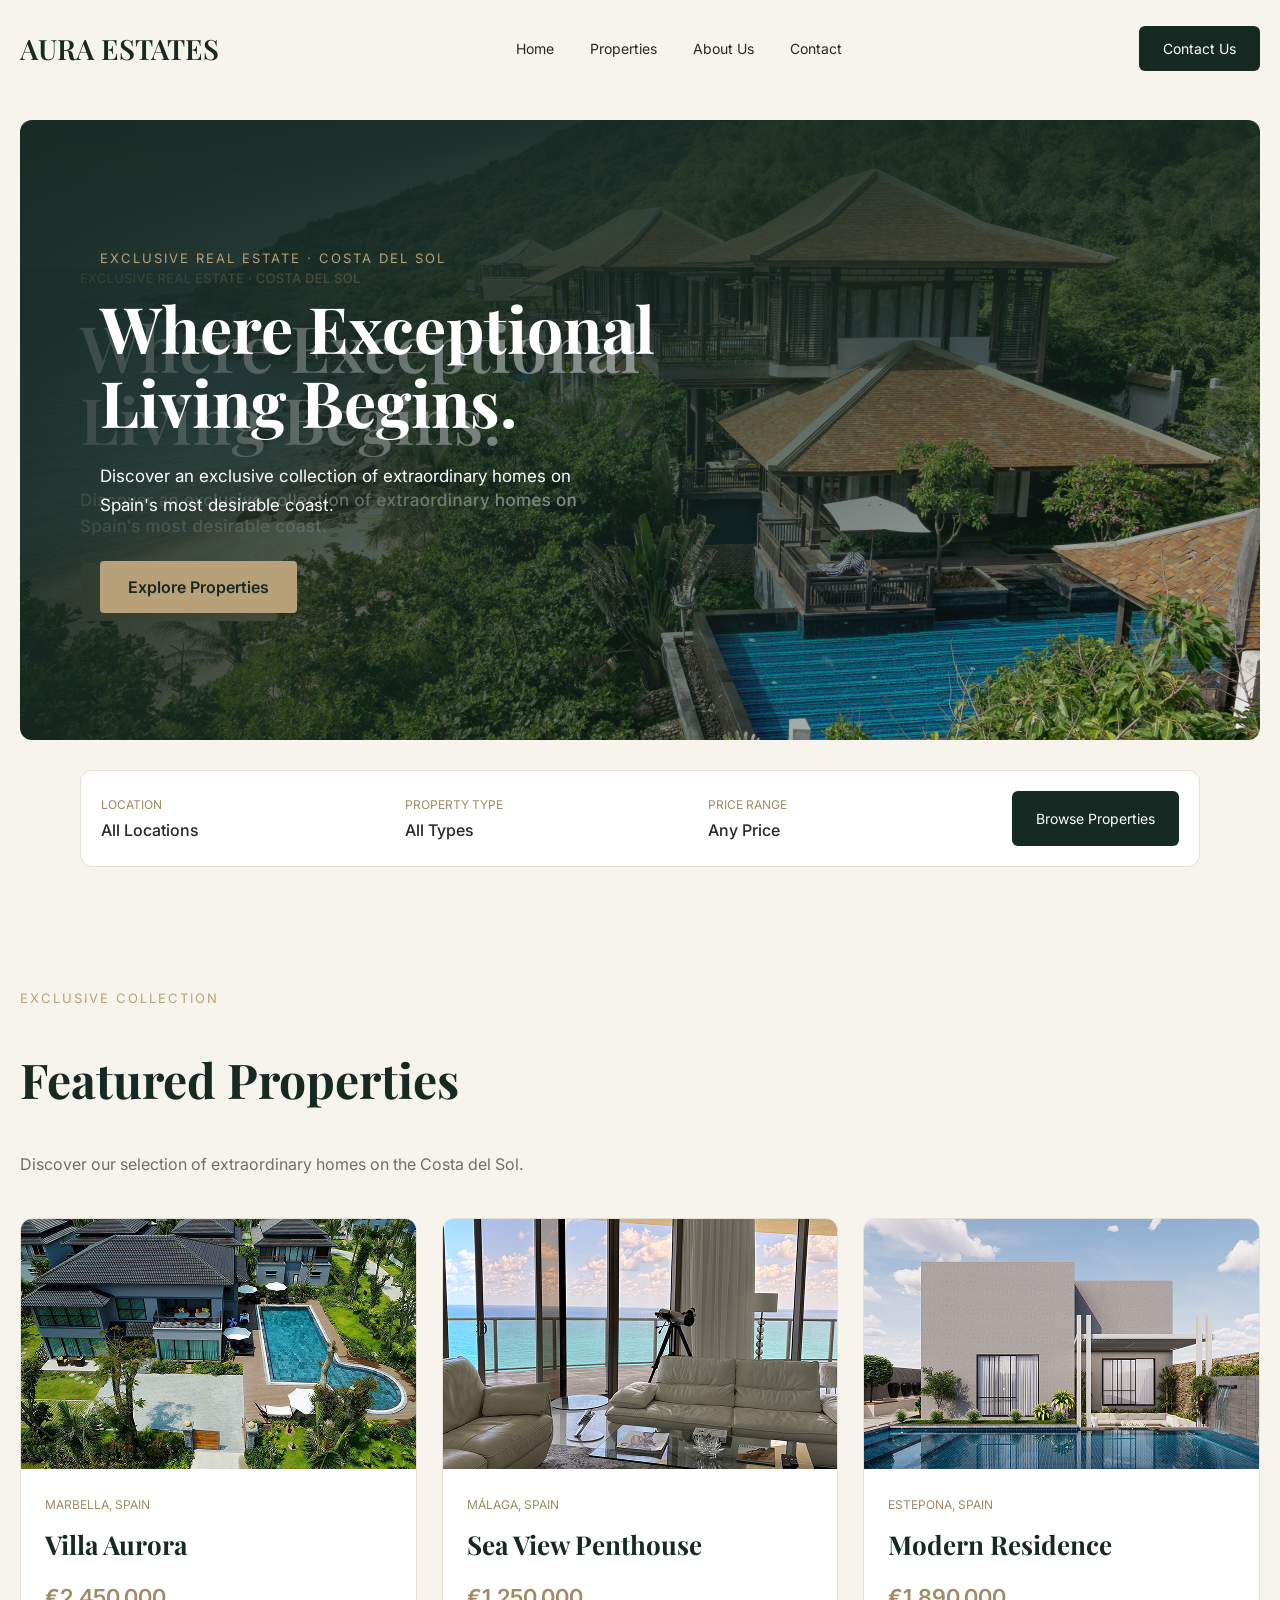
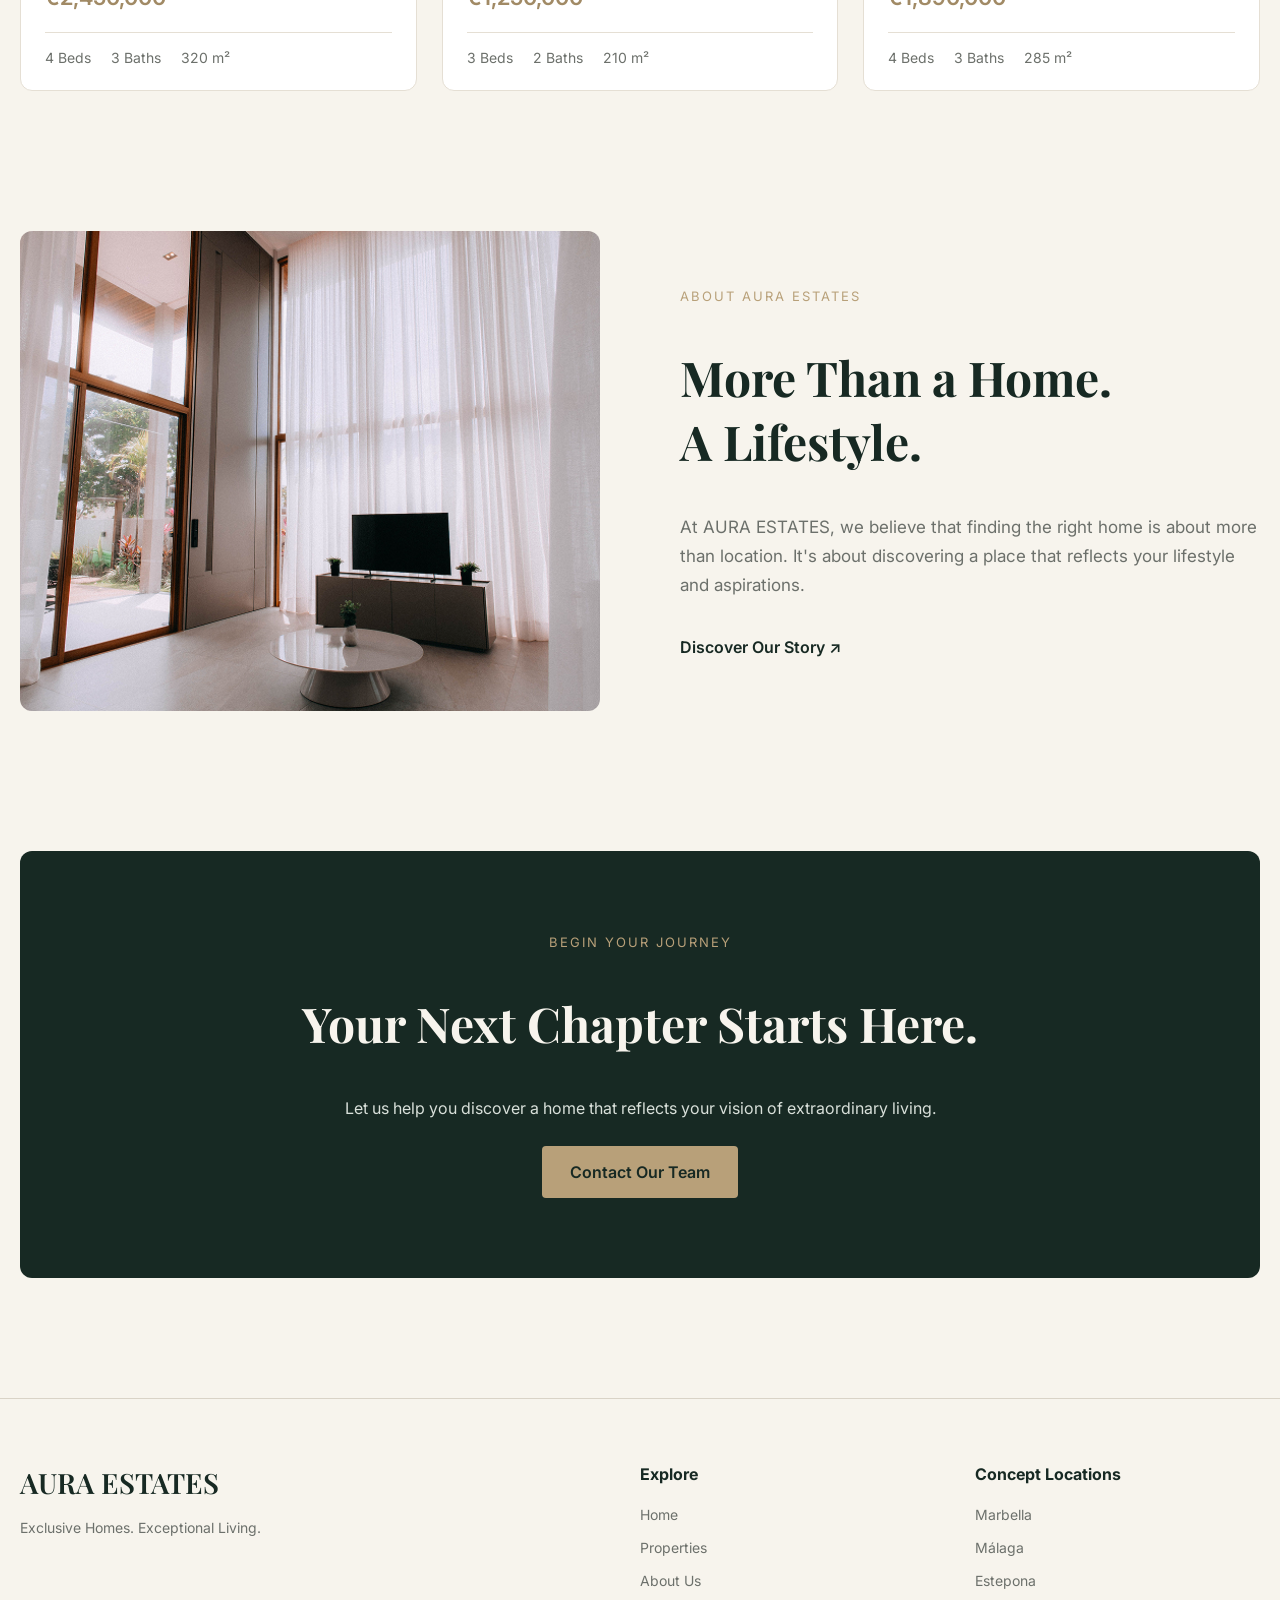
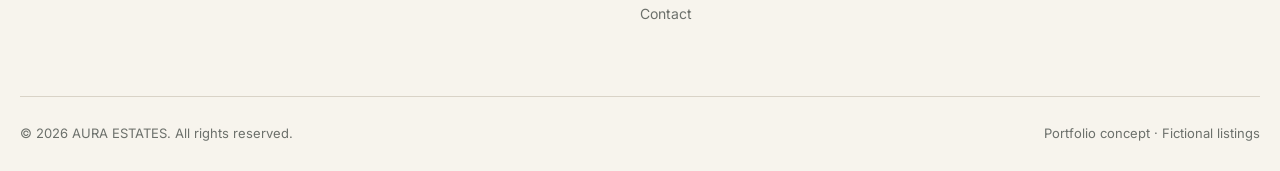
<file: index.html>
<!DOCTYPE html>
<html lang="en">
<head>
  <meta charset="UTF-8">
  <meta name="viewport" content="width=device-width, initial-scale=1.0">

  <title>AURA ESTATES | Premium Real Estate</title>
  <meta name="description" content="Explore a collection of luxury properties on the Costa del Sol. AURA ESTATES portfolio concept.">

  <link rel="stylesheet" href="style.css">
  <script src="script.js" defer></script>
</head>
<body>

  <header class="header">
    <div class="container header-content">

      <a href="index.html" class="logo">AURA ESTATES</a>

      <nav class="nav" id="main-nav">
        <a href="index.html">Home</a>
        <a href="properties.html">Properties</a>
        <a href="#about">About Us</a>
        <a href="contact.html">Contact</a>
      </nav>

      <a href="contact.html" class="header-btn">Contact Us</a>

      <button class="menu-toggle"
              type="button"
              aria-label="Open menu"
              aria-expanded="false"
              aria-controls="main-nav">
        ☰
      </button>

    </div>
  </header>

  <main>
    <section class="hero container">
      <div class="hero-content">

        <span class="eyebrow">
          EXCLUSIVE REAL ESTATE · COSTA DEL SOL
        </span>

        <h1>Where Exceptional<br>Living Begins.</h1>

        <p>
          Discover an exclusive collection of extraordinary
          homes on Spain's most desirable coast.
        </p>

        <a href="properties.html" class="primary-btn">
          Explore Properties
        </a>

      </div>
    </section>

<!-- PROPERTY SEARCH PREVIEW -->
<section class="search-bar container">
  <div class="search-field">
    <span>LOCATION</span>
    <strong>All Locations</strong>
  </div>

  <div class="search-field">
    <span>PROPERTY TYPE</span>
    <strong>All Types</strong>
  </div>

  <div class="search-field">
    <span>PRICE RANGE</span>
    <strong>Any Price</strong>
  </div>

  <a href="properties.html" class="search-btn">
    Browse Properties
  </a>
</section>

<!-- FEATURED PROPERTIES -->
<section class="featured container" id="properties">
  <div class="section-heading">
    <span class="eyebrow">EXCLUSIVE COLLECTION</span>
    <h2>Featured Properties</h2>
    <p>
      Discover our selection of extraordinary homes
      on the Costa del Sol.
    </p>
  </div>

  <div class="property-grid">

    <article class="property-card">
      <img src="assets/villa-aurora.jpg"
           alt="Villa Aurora exterior with pool">

      <div class="property-info">
        <span>MARBELLA, SPAIN</span>
        <h3>Villa Aurora</h3>
        <p class="price">€2,450,000</p>
        <div class="property-features">
          <span>4 Beds</span>
          <span>3 Baths</span>
          <span>320 m²</span>
        </div>
      </div>
    </article>

    <article class="property-card">
      <img src="assets/sea-view-penthouse.jpg"
           alt="Sea View Penthouse interior">

      <div class="property-info">
        <span>MÁLAGA, SPAIN</span>
        <h3>Sea View Penthouse</h3>
        <p class="price">€1,250,000</p>
        <div class="property-features">
          <span>3 Beds</span>
          <span>2 Baths</span>
          <span>210 m²</span>
        </div>
      </div>
    </article>

    <article class="property-card">
      <img src="assets/modern-residence.jpg"
           alt="Modern Residence with pool">

      <div class="property-info">
        <span>ESTEPONA, SPAIN</span>
        <h3>Modern Residence</h3>
        <p class="price">€1,890,000</p>
        <div class="property-features">
          <span>4 Beds</span>
          <span>3 Baths</span>
          <span>285 m²</span>
        </div>
      </div>
    </article>

  </div>
</section>

<!-- ABOUT -->
<section class="about container" id="about">
  <div class="about-image">
    <img src="assets/about-interior.jpg"
         alt="Elegant modern residential interior">
  </div>

  <div class="about-content">
    <span class="eyebrow">ABOUT AURA ESTATES</span>
    <h2>More Than a Home.<br>A Lifestyle.</h2>

    <p>
      At AURA ESTATES, we believe that finding the
      right home is about more than location.
      It's about discovering a place that reflects
      your lifestyle and aspirations.
    </p>

    <a href="contact.html" class="text-link">
      Discover Our Story ↗
    </a>
  </div>
</section>

<!-- CONTACT CTA -->
<section class="contact-cta container">
  <span class="eyebrow">BEGIN YOUR JOURNEY</span>
  <h2>Your Next Chapter Starts Here.</h2>
  <p>
    Let us help you discover a home that reflects
    your vision of extraordinary living.
  </p>

  <a href="contact.html" class="primary-btn">
    Contact Our Team
  </a>
</section>

  </main>

  <footer class="footer">
    <div class="container">
      <p>AURA ESTATES — Portfolio Concept</p>
      <p>Fictional properties · Demonstration website</p>
    </div>
  </footer>

</body>
</html>
</file>
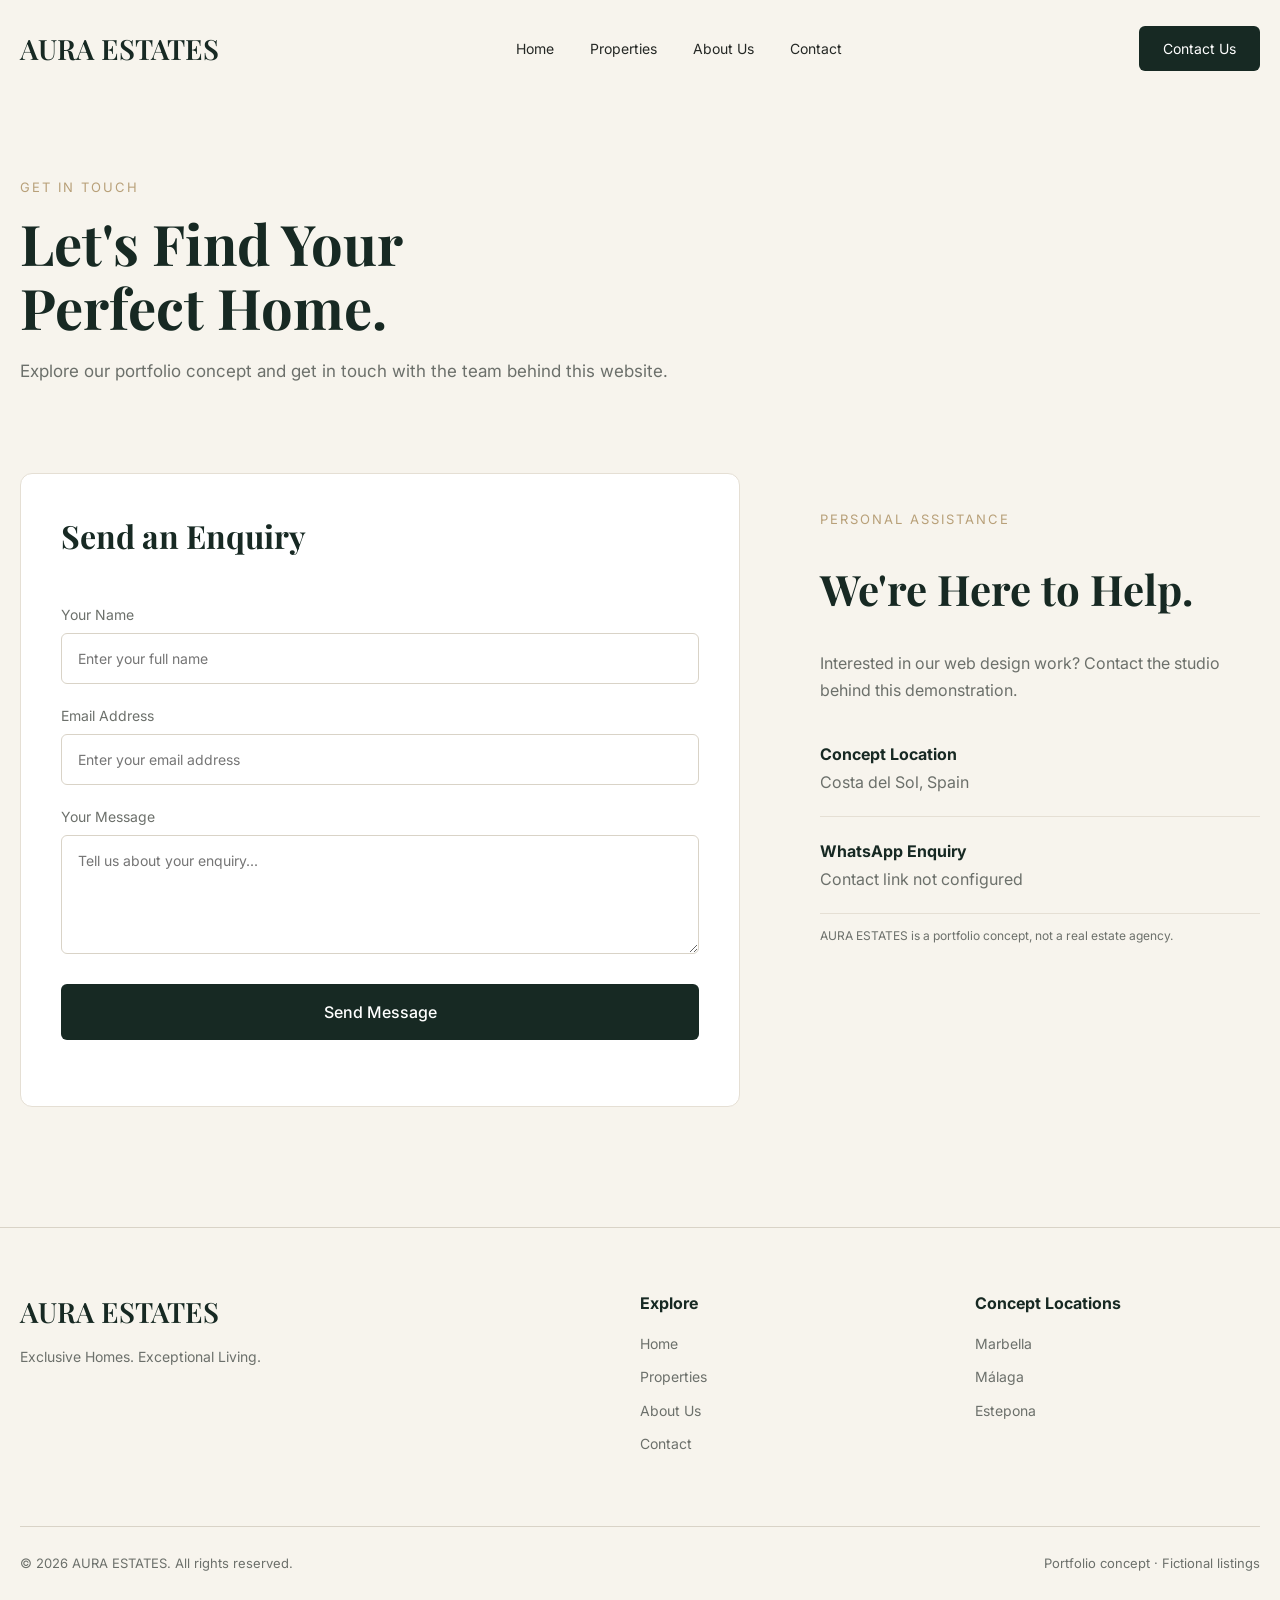
<file: contact.html>
<!DOCTYPE html>
<html lang="en">
<head>
  <meta charset="UTF-8">
  <meta name="viewport" content="width=device-width, initial-scale=1.0">
  <meta name="description" content="Contact AURA ESTATES. Demonstration contact page for a luxury real estate portfolio website.">
  <title>Contact | AURA ESTATES</title>
  <link rel="stylesheet" href="style.css">
  <script src="script.js" defer></script>
</head>
<body>
  <header class="header">
    <div class="container header-content">
      <a href="index.html" class="logo">AURA ESTATES</a>

      <nav class="nav" id="main-nav">
        <a href="index.html">Home</a>
        <a href="properties.html">Properties</a>
        <a href="index.html#about">About Us</a>
        <a href="contact.html">Contact</a>
      </nav>

      <a href="contact.html" class="header-btn">Contact Us</a>

      <button class="menu-toggle" type="button"
              aria-label="Open menu"
              aria-expanded="false"
              aria-controls="main-nav">☰</button>
    </div>
  </header>

  <main class="container contact-page">

    <section class="contact-intro">
      <span class="eyebrow">GET IN TOUCH</span>
      <h1>Let's Find Your<br>Perfect Home.</h1>
      <p>
        Explore our portfolio concept and get in touch
        with the team behind this website.
      </p>
    </section>

    <div class="contact-layout">

      <section class="contact-form-card">
        <h2>Send an Enquiry</h2>

        <p class="enquiry-property"
           id="enquiry-property" hidden></p>

        <form id="enquiry-form">
          <label for="enquiry-name">Your Name</label>
          <input id="enquiry-name"
                 type="text"
                 placeholder="Enter your full name"
                 autocomplete="name" required>

          <label for="enquiry-email">Email Address</label>
          <input id="enquiry-email"
                 type="email"
                 placeholder="Enter your email address"
                 autocomplete="email" required>

          <label for="enquiry-message">Your Message</label>
          <textarea id="enquiry-message"
                    placeholder="Tell us about your enquiry..."
                    rows="5" required></textarea>

          <button type="submit" class="contact-submit">
            Send Message
          </button>

          <p id="enquiry-feedback"
             class="enquiry-feedback"
             aria-live="polite"></p>
        </form>
      </section>

      <aside class="contact-info">
        <span class="eyebrow">PERSONAL ASSISTANCE</span>
        <h2>We're Here to Help.</h2>

        <p>
          Interested in our web design work?
          Contact the studio behind this demonstration.
        </p>

        <div class="contact-info-item">
          <strong>Concept Location</strong>
          <span>Costa del Sol, Spain</span>
        </div>

        <div class="contact-info-item">
          <strong>WhatsApp Enquiry</strong>
          <div id="whatsapp-holder">
            Contact link not configured
          </div>
        </div>

        <p class="concept-note">
          AURA ESTATES is a portfolio concept, not a
          real estate agency.
        </p>
      </aside>

    </div>
  </main>

  <footer class="footer"></footer>
</body>
</html>
</file>
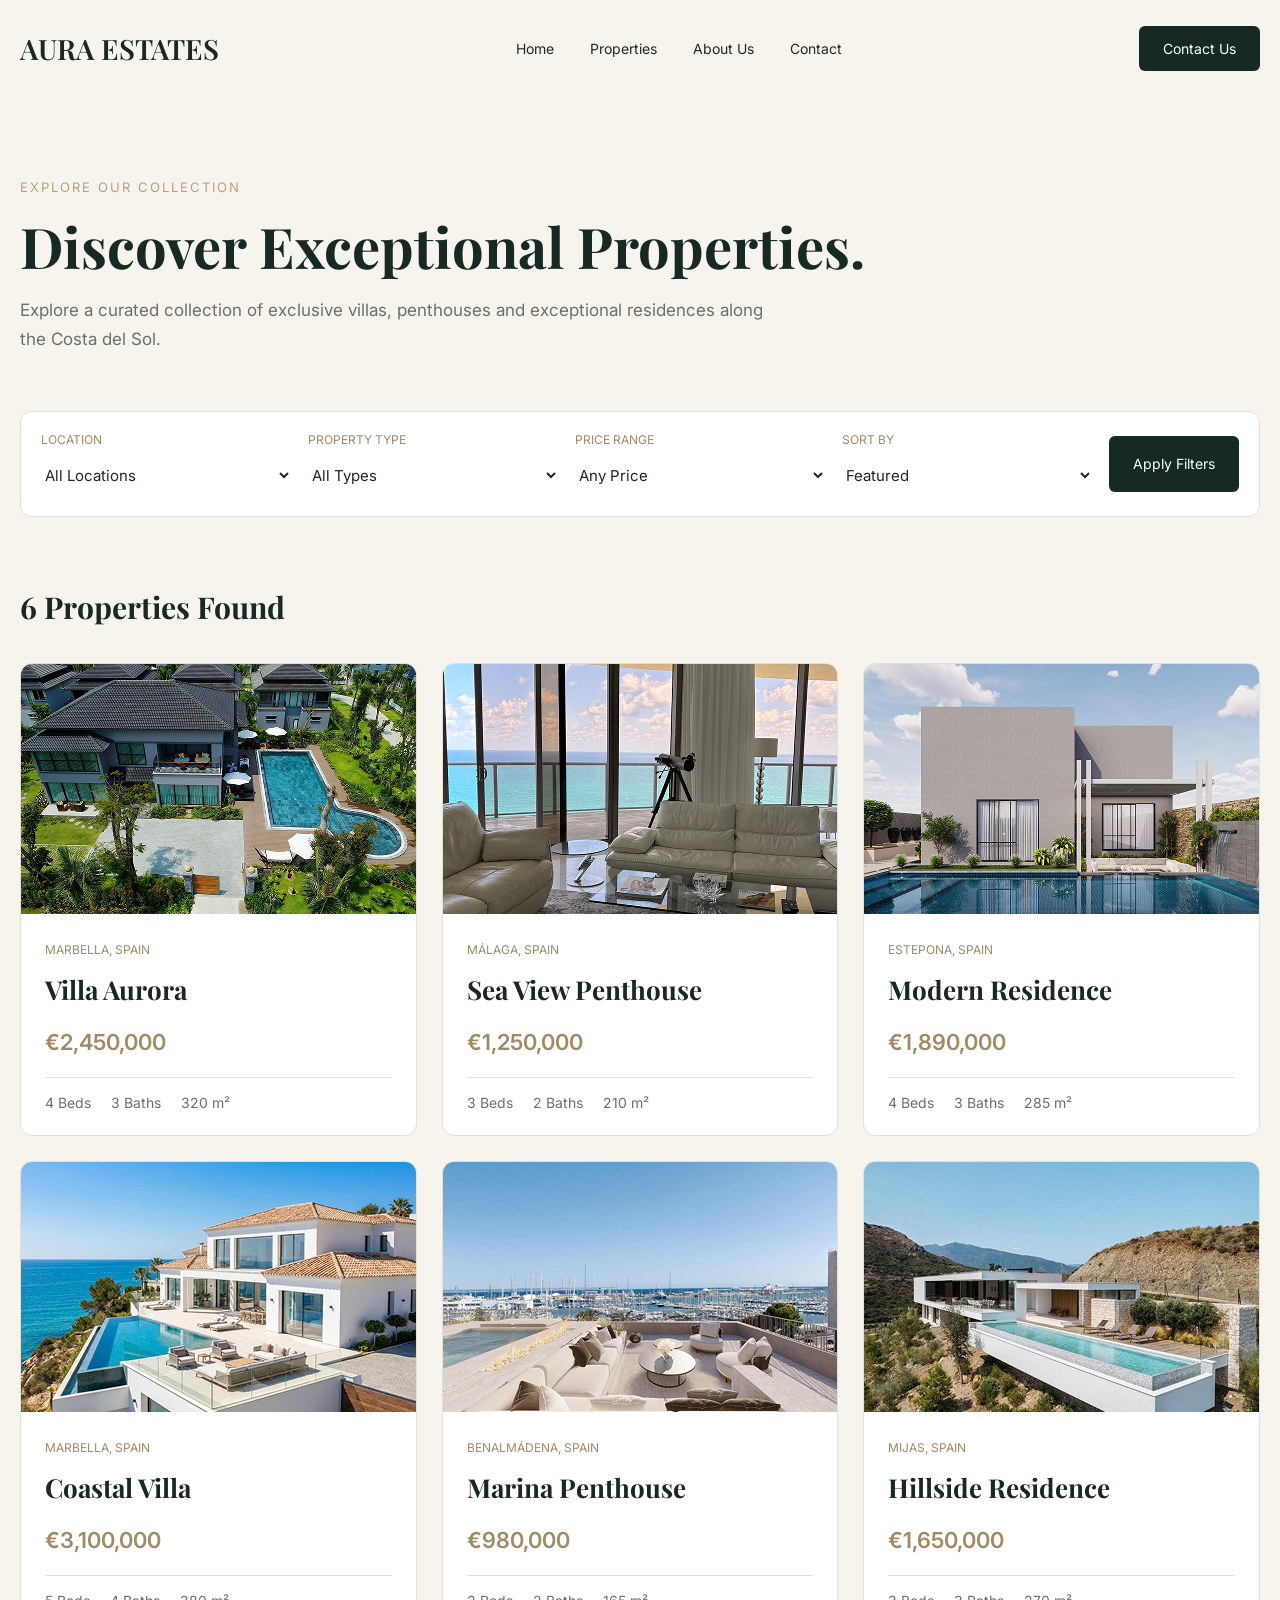
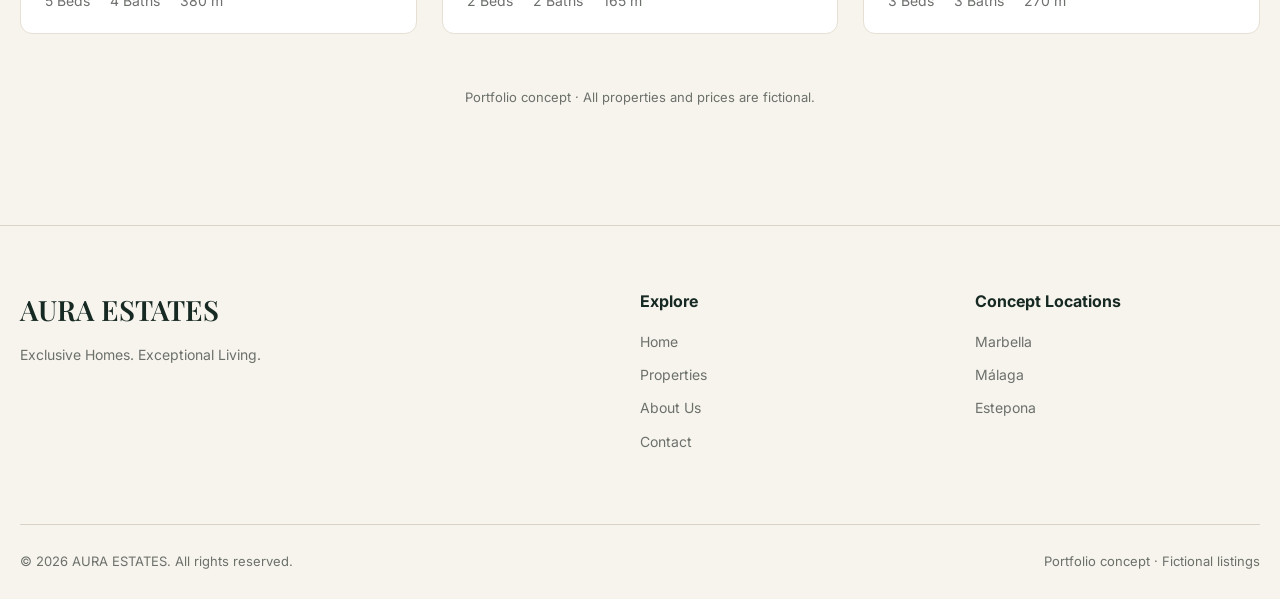
<file: properties.html>
<!DOCTYPE html>
<html lang="en">
<head>
  <meta charset="UTF-8">
  <meta name="viewport" content="width=device-width, initial-scale=1.0">
  <meta name="description" content="Explore six fictional luxury properties on the Costa del Sol. AURA ESTATES portfolio concept.">

  <title>Properties | AURA ESTATES</title>

  <link rel="stylesheet" href="style.css">
  <script src="script.js" defer></script>
</head>

<body>

  <header class="header">
    <div class="container header-content">
      <a href="index.html" class="logo">AURA ESTATES</a>

      <nav class="nav" id="main-nav">
        <a href="index.html">Home</a>
        <a href="properties.html">Properties</a>
        <a href="index.html#about">About Us</a>
        <a href="contact.html">Contact</a>
      </nav>

      <a href="contact.html" class="header-btn">
        Contact Us
      </a>

      <button class="menu-toggle"
              type="button"
              aria-label="Open menu"
              aria-expanded="false"
              aria-controls="main-nav">
        ☰
      </button>
    </div>
  </header>

  <main class="container">

    <!-- INTRO -->
    <section class="catalog-intro">
      <span class="eyebrow">EXPLORE OUR COLLECTION</span>

      <h1>Discover Exceptional Properties.</h1>

      <p>
        Explore a curated collection of exclusive villas,
        penthouses and exceptional residences along
        the Costa del Sol.
      </p>
    </section>

    <!-- FILTERS -->
    <form class="catalog-filters" id="catalog-filters">

      <div class="filter-field">
        <label for="location-filter">LOCATION</label>
        <select id="location-filter">
          <option value="all">All Locations</option>
          <option value="Marbella">Marbella</option>
          <option value="Málaga">Málaga</option>
          <option value="Estepona">Estepona</option>
          <option value="Benalmádena">Benalmádena</option>
          <option value="Mijas">Mijas</option>
        </select>
      </div>

      <div class="filter-field">
        <label for="type-filter">PROPERTY TYPE</label>
        <select id="type-filter">
          <option value="all">All Types</option>
          <option value="villa">Villa</option>
          <option value="penthouse">Penthouse</option>
          <option value="residence">Residence</option>
        </select>
      </div>

      <div class="filter-field">
        <label for="price-filter">PRICE RANGE</label>
        <select id="price-filter">
          <option value="all">Any Price</option>
          <option value="under-1m">Under €1M</option>
          <option value="1m-2m">€1M – €2M</option>
          <option value="over-2m">Over €2M</option>
        </select>
      </div>

      <div class="filter-field">
        <label for="sort-filter">SORT BY</label>
        <select id="sort-filter">
          <option value="featured">Featured</option>
          <option value="low-high">Price: Low to High</option>
          <option value="high-low">Price: High to Low</option>
        </select>
      </div>

      <button class="apply-filters" type="submit">
        Apply Filters
      </button>

    </form>

    <!-- RESULTS -->
    <section class="catalog-results">
      <h2 id="results-count" aria-live="polite">
        6 Properties Found
      </h2>

      <div class="property-grid" id="catalog-grid"></div>
    </section>

    <p class="catalog-disclaimer">
      Portfolio concept · All properties and prices are fictional.
    </p>

  </main>

  <footer class="footer">
    <div class="container">
      <p>AURA ESTATES — Portfolio Concept</p>
      <p>Fictional properties · Demonstration website</p>
    </div>
  </footer>

</body>
</html>
</file>
<file: style.css>
@import url('https://fonts.googleapis.com/css2?family=Inter:wght@400;500;600&family=Playfair+Display:wght@500;600&display=swap');

:root {
  --green: #172923;
  --ivory: #F7F4ED;
  --champagne: #B8A079;
  --text: #252825;
}

* {
  box-sizing: border-box;
}

html {
  scroll-behavior: smooth;
}

body {
  margin: 0;
  font-family: 'Inter', sans-serif;
  background: var(--ivory);
  color: var(--text);
}

a {
  text-decoration: none;
  color: inherit;
}

.container {
  width: min(1280px, calc(100% - 40px));
  margin-inline: auto;
}

/* HEADER */

.header-content {
  height: 96px;
  display: flex;
  align-items: center;
  justify-content: space-between;
  gap: 24px;
}

.logo {
  font-family: 'Playfair Display', serif;
  font-size: 28px;
  font-weight: 600;
  color: var(--green);
}

.nav {
  display: flex;
  gap: 36px;
  align-items: center;
}

.nav a {
  font-size: 14px;
}

.header-btn {
  padding: 14px 24px;
  border-radius: 6px;
  background: var(--green);
  color: white;
  font-size: 14px;
}

.menu-toggle {
  display: none;
}

/* HERO */

.hero {
  min-height: 620px;
  margin-top: 24px;
  padding: 80px;
  display: flex;
  align-items: center;
  border-radius: 12px;
  color: white;
  background:
    linear-gradient(
        90deg,
        rgba(23, 41, 35, 0.88) 0%,
        rgba(23, 41, 35, 0.45) 55%,
        rgba(23, 41, 35, 0.05) 100%
    ),
    url("assets/hero-villa.jpg") center / cover no-repeat;

}

.hero-content {
  max-width: 700px;
}

.eyebrow {
  color: var(--champagne);
  font-size: 13px;
  letter-spacing: 2px;
}

.hero h1 {
  font-family: 'Playfair Display', serif;
  font-size: clamp(42px, 5vw, 64px);
  line-height: 1.15;
  margin: 24px 0;
}

.hero p {
  max-width: 520px;
  font-size: 17px;
  line-height: 1.7;
}

.primary-btn {
  display: inline-block;
  margin-top: 24px;
  padding: 16px 28px;
  background: var(--champagne);
  color: var(--green);
  border-radius: 4px;
  font-weight: 600;
}

/* FOOTER */

.footer {
  padding: 70px 0 30px;
  margin-top: 100px;
  font-size: 13px;
  color: #6C706B;
}

/* SEARCH BAR */

.search-bar {
  max-width: 1120px;
  margin-top: 30px;
  padding: 20px;
  background: #fff;
  border: 1px solid #E5DFD4;
  border-radius: 12px;
  display: grid;
  grid-template-columns: repeat(3, 1fr) auto;
  align-items: center;
  gap: 24px;
}

.search-field {
  display: flex;
  flex-direction: column;
  gap: 8px;
}

.search-field span,
.property-info > span {
  color: #A18A65;
  font-size: 12px;
}

.search-field strong {
  font-size: 16px;
  font-weight: 500;
}

.search-btn {
  background: var(--green);
  color: white;
  padding: 19px 24px;
  border-radius: 6px;
  font-size: 14px;
}

/* FEATURED PROPERTIES */

.featured {
  padding-top: 120px;
}

.section-heading {
  margin-bottom: 40px;
}

.section-heading h2,
.about h2,
.contact-cta h2 {
  font-family: 'Playfair Display', serif;
  font-size: clamp(32px, 4vw, 48px);
  color: var(--green);
}

.section-heading p,
.about p {
  color: #6C706B;
  line-height: 1.7;
}

.property-grid {
  display: grid;
  grid-template-columns: repeat(3, minmax(0, 1fr));
  gap: 25px;
}

.property-card {
  background: #fff;
  border: 1px solid #E5DFD4;
  border-radius: 12px;
  overflow: hidden;
}

.property-card img {
  width: 100%;
  height: 250px;
  object-fit: cover;
  display: block;
}

.property-info {
  padding: 24px;
}

.property-info h3 {
  font-family: 'Playfair Display', serif;
  font-size: 26px;
  color: var(--green);
  margin: 14px 0;
}

.price {
  color: #A18A65;
  font-size: 22px;
  font-weight: 600;
}

.property-features {
  display: flex;
  flex-wrap: wrap;
  gap: 20px;
  border-top: 1px solid #E5DFD4;
  padding-top: 16px;
  color: #6C706B;
  font-size: 14px;
}

/* ABOUT */

.about {
  display: grid;
  grid-template-columns: 1fr 1fr;
  align-items: center;
  gap: 80px;
  padding-top: 140px;
}

.about-image img {
  width: 100%;
  height: 480px;
  object-fit: cover;
  border-radius: 12px;
  display: block;
}

.about-content p {
  font-size: 17px;
}

.text-link {
  display: inline-block;
  margin-top: 20px;
  color: var(--green);
  font-weight: 600;
}

/* CONTACT CTA */

.contact-cta {
  margin-top: 140px;
  padding: 80px 24px;
  border-radius: 12px;
  background: var(--green);
  text-align: center;
}

.contact-cta h2 {
  color: var(--ivory);
}

.contact-cta p {
  max-width: 650px;
  margin: 0 auto;
  color: #D9E0DA;
  line-height: 1.7;
}

/* RESPONSIVE SECTIONS */

@media (max-width: 800px) {
  .search-bar {
    grid-template-columns: 1fr;
  }

  .search-btn {
    text-align: center;
  }

  .featured {
    padding-top: 80px;
  }

  .property-grid,
  .about {
    grid-template-columns: 1fr;
  }

  .about {
    gap: 30px;
    padding-top: 80px;
  }

  .about-image img {
    height: 340px;
  }

  .contact-cta {
    margin-top: 80px;
    padding: 60px 20px;
  }
}


/* MOBILE */

@media (max-width: 800px) {
  .header-content {
    height: 72px;
  }

  .logo {
    font-size: 22px;
  }

  .header-btn {
    display: none;
  }

  .menu-toggle {
    display: block;
    border: 1px solid #D9D3C7;
    border-radius: 8px;
    background: transparent;
    padding: 10px 13px;
    font-size: 22px;
    cursor: pointer;
  }

  .nav {
    display: none;
    position: absolute;
    top: 72px;
    left: 0;
    right: 0;
    padding: 30px 20px;
    background: var(--ivory);
    z-index: 10;
    flex-direction: column;
    align-items: flex-start;
  }

  .nav.is-open {
    display: flex;
  }

  .hero {
    min-height: 620px;
    padding: 30px;
  }

  .hero h1 {
    font-size: 42px;
  }
}


/* PROPERTIES PAGE */

.catalog-intro {
  padding: 80px 0 40px;
}

.catalog-intro h1 {
  max-width: 1000px;
  margin: 16px 0;
  font-family: 'Playfair Display', serif;
  font-size: clamp(38px, 5vw, 56px);
  line-height: 1.2;
  color: var(--green);
}

.catalog-intro p {
  max-width: 760px;
  font-size: 17px;
  line-height: 1.7;
  color: #6C706B;
}

/* FILTERS */

.catalog-filters {
  display: grid;
  grid-template-columns: repeat(4, minmax(0, 1fr)) auto;
  gap: 16px;
  align-items: center;
  padding: 20px;
  background: white;
  border: 1px solid #E5DFD4;
  border-radius: 12px;
}

.filter-field {
  display: flex;
  flex-direction: column;
  gap: 8px;
  min-width: 0;
}

.filter-field label {
  font-size: 12px;
  color: #A18A65;
}

.filter-field select {
  width: 100%;
  padding: 10px 0;
  border: none;
  background: white;
  color: var(--green);
  font-family: 'Inter', sans-serif;
  font-size: 15px;
  cursor: pointer;
}

.filter-field select:focus-visible {
  outline: 2px solid var(--champagne);
  outline-offset: 3px;
}

.apply-filters {
  min-height: 56px;
  padding: 0 24px;
  background: var(--green);
  color: white;
  border: none;
  border-radius: 6px;
  font-family: 'Inter', sans-serif;
  font-size: 14px;
  cursor: pointer;
}

.apply-filters:hover {
  background: #29483D;
}

/* RESULTS */

.catalog-results {
  padding-top: 70px;
}

.catalog-results h2 {
  margin: 0 0 36px;
  font-family: 'Playfair Display', serif;
  font-size: 30px;
  color: var(--green);
}

.property-link {
  display: block;
  height: 100%;
  color: inherit;
}

.catalog-results .property-card {
  transition: transform 0.25s ease,
              box-shadow 0.25s ease;
}

.catalog-results .property-card:hover {
  transform: translateY(-5px);
  box-shadow: 0 12px 30px rgba(23, 41, 35, 0.1);
}

.property-link:focus-visible {
  outline: 3px solid var(--champagne);
  outline-offset: 3px;
}

.empty-results {
  grid-column: 1 / -1;
  padding: 50px 20px;
  text-align: center;
  color: #6C706B;
}

.catalog-disclaimer {
  margin-top: 55px;
  text-align: center;
  font-size: 13px;
  color: #6C706B;
}

/* TABLET */

@media (min-width: 801px) and (max-width: 1100px) {
  .catalog-filters {
    grid-template-columns: repeat(2, minmax(0, 1fr));
  }

  .apply-filters {
    grid-column: 1 / -1;
  }

  .property-grid {
    grid-template-columns: repeat(2, minmax(0, 1fr));
  }
}

/* MOBILE */

@media (max-width: 800px) {
  .catalog-intro {
    padding-top: 55px;
  }

  .catalog-filters {
    grid-template-columns: 1fr;
  }

  .apply-filters {
    width: 100%;
  }

  .catalog-results {
    padding-top: 50px;
  }

  .property-grid {
    grid-template-columns: 1fr;
  }
}



/* PROPERTY DETAILS */

.detail-page {
  padding-top: 65px;
}

.back-link {
  color: #6C706B;
  font-size: 14px;
}

.detail-heading {
  display: flex;
  justify-content: space-between;
  align-items: end;
  gap: 24px;
  margin: 35px 0 45px;
}

.detail-heading h1,
.contact-intro h1 {
  font-family: 'Playfair Display', serif;
  color: var(--green);
  font-size: clamp(38px, 5vw, 56px);
  margin: 15px 0 0;
  line-height: 1.15;
}

.detail-price {
  color: #A18A65;
  font-size: 30px;
  white-space: nowrap;
}

.detail-cover {
  height: 540px;
  overflow: hidden;
  border-radius: 12px;
}

.detail-cover img {
  display: block;
  width: 100%;
  height: 100%;
  object-fit: cover;
}

.detail-layout {
  display: grid;
  grid-template-columns: minmax(0, 1fr) 380px;
  gap: 50px;
  margin-top: 90px;
  align-items: start;
}

.detail-information h2,
.detail-contact h2,
.contact-form-card h2,
.contact-info h2 {
  font-family: 'Playfair Display', serif;
  color: var(--green);
  font-size: 32px;
}

.detail-stats {
  display: grid;
  grid-template-columns: repeat(3, 1fr);
  gap: 20px;
  margin: 30px 0 60px;
}

.stat-card {
  background: white;
  border: 1px solid #E5DFD4;
  border-radius: 10px;
  padding: 28px 15px;
  text-align: center;
}

.stat-card span {
  display: block;
  color: #6C706B;
  font-size: 14px;
}

.stat-card strong {
  display: block;
  margin-top: 14px;
  color: var(--green);
  font-size: 24px;
}

.detail-information p,
.detail-contact p {
  color: #6C706B;
  line-height: 1.8;
}

.detail-contact {
  padding: 32px;
  background: white;
  border: 1px solid #E5DFD4;
  border-radius: 12px;
}

.detail-contact h2 {
  font-size: 28px;
  line-height: 1.3;
}

.detail-contact-btn {
  display: block;
  padding: 18px;
  margin-top: 25px;
  text-align: center;
  color: white;
  background: var(--green);
  border-radius: 6px;
}

.detail-small,
.concept-note {
  font-size: 12px;
  color: #6C706B;
}

.detail-not-found {
  padding: 100px 0;
  text-align: center;
}

/* CONTACT PAGE */

.contact-intro {
  padding: 80px 0 70px;
}

.contact-intro p {
  max-width: 680px;
  font-size: 17px;
  line-height: 1.7;
  color: #6C706B;
}

.contact-layout {
  display: grid;
  grid-template-columns: minmax(0, 720px) minmax(0, 1fr);
  gap: 80px;
  align-items: start;
}

.contact-form-card {
  padding: 40px;
  background: white;
  border: 1px solid #E5DFD4;
  border-radius: 12px;
}

.contact-form-card h2 {
  margin-top: 0;
}

#enquiry-form {
  display: flex;
  flex-direction: column;
}

#enquiry-form label {
  margin: 23px 0 10px;
  color: #6C706B;
  font-size: 14px;
}

#enquiry-form input,
#enquiry-form textarea {
  width: 100%;
  padding: 16px;
  border: 1px solid #D9D3C7;
  border-radius: 6px;
  color: var(--green);
  background: white;
  font: inherit;
  font-size: 14px;
}

#enquiry-form textarea {
  resize: vertical;
  min-height: 110px;
}

#enquiry-form input:focus,
#enquiry-form textarea:focus {
  outline: 2px solid var(--champagne);
  outline-offset: 2px;
}

.contact-submit {
  margin-top: 30px;
  padding: 18px;
  border: none;
  border-radius: 6px;
  background: var(--green);
  color: white;
  font: inherit;
  font-weight: 500;
  cursor: pointer;
}

.enquiry-feedback {
  color: #6C706B;
  font-size: 13px;
  line-height: 1.6;
}

.enquiry-property {
  color: #A18A65;
  font-size: 14px;
}

.contact-info {
  padding-top: 35px;
}

.contact-info h2 {
  font-size: 42px;
  line-height: 1.25;
}

.contact-info > p {
  color: #6C706B;
  line-height: 1.7;
}

.contact-info-item {
  display: flex;
  flex-direction: column;
  gap: 8px;
  padding: 24px 0;
  border-bottom: 1px solid #E5DFD4;
}

.contact-info-item strong {
  color: var(--green);
}

.contact-info-item span,
#whatsapp-holder {
  color: #6C706B;
}

#whatsapp-holder a {
  color: var(--green);
  text-decoration: underline;
}

/* RESPONSIVE */

@media (max-width: 800px) {
  .detail-page {
    padding-top: 35px;
  }

  .detail-heading {
    flex-direction: column;
    align-items: flex-start;
  }

  .detail-price {
    font-size: 24px;
  }

  .detail-cover {
    height: 320px;
  }

  .detail-layout,
  .contact-layout {
    grid-template-columns: 1fr;
    gap: 35px;
  }

  .detail-layout {
    margin-top: 55px;
  }

  .detail-stats {
    gap: 10px;
  }

  .stat-card {
    padding: 20px 8px;
  }

  .stat-card strong {
    font-size: 18px;
  }

  .stat-card span {
    font-size: 12px;
  }

  .contact-intro {
    padding: 55px 0 35px;
  }

  .contact-form-card {
    padding: 24px;
  }

  .contact-info {
    padding-top: 10px;
  }

  .contact-info h2 {
    font-size: 34px;
  }
}



/* SHARED FOOTER */

.footer {
  margin-top: 120px;
  padding: 65px 0 30px;
  border-top: 1px solid #D9D3C7;
}

.footer-top {
  display: grid;
  grid-template-columns: 2fr 1fr 1fr;
  gap: 50px;
  padding-bottom: 70px;
}

.footer-brand p,
.footer-column a,
.footer-column span {
  color: #6C706B;
  font-size: 14px;
  line-height: 1.8;
}

.footer-column {
  display: flex;
  flex-direction: column;
  align-items: flex-start;
  gap: 8px;
}

.footer-column h3 {
  color: var(--green);
  font-size: 16px;
  margin: 0 0 10px;
}

.footer-bottom {
  display: flex;
  justify-content: space-between;
  gap: 20px;
  padding-top: 28px;
  border-top: 1px solid #D9D3C7;
  color: #6C706B;
  font-size: 13px;
}

@media (max-width: 800px) {
  .footer {
    margin-top: 80px;
  }

  .footer-top {
    grid-template-columns: 1fr 1fr;
    gap: 35px;
  }

  .footer-brand {
    grid-column: 1 / -1;
  }

  .footer-bottom {
    flex-direction: column;
  }
}
</file>
